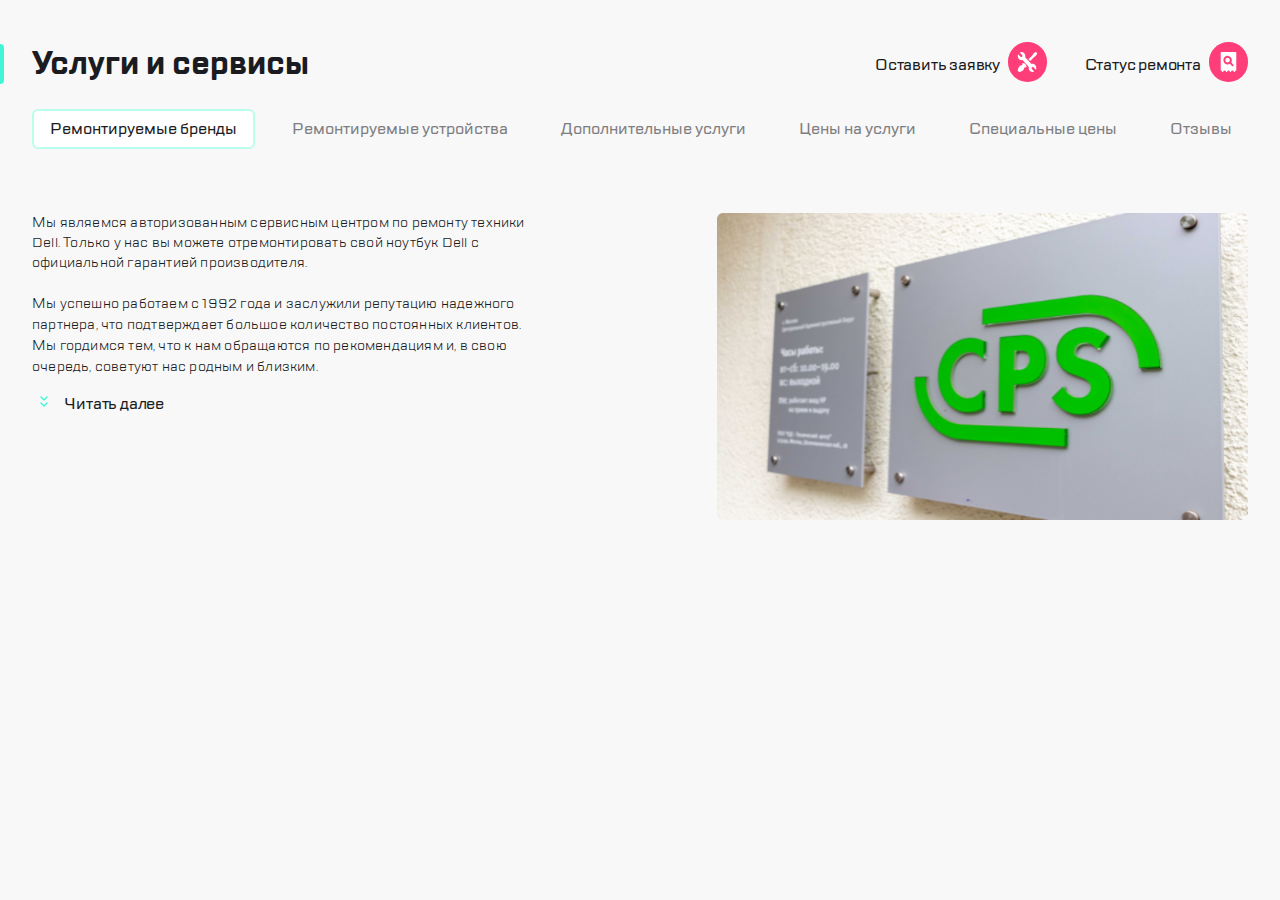
<file: index.html>
<!DOCTYPE html>
<html lang="en">
<head>
    <meta charset="UTF-8">
    <meta name="viewport" content="width=device-width, initial-scale=1.0">
    <link rel="stylesheet" href="style.css"/>
    <link rel="stylesheet" href="content/font/style-font.css"/>
    <title>Сервисный центр CPS</title>
</head>
<body>
    <header>
        <nav class="header-main">
            <div class="header-main__wrapper">
                <div class="header-main__container-left">
                    <div class="header-main__divider divider"></div>
                    <button class="header-main__header-button header-button icon ic_burger"></button>
                    <a href="#main"><img class="header-main__logo logo ic_logo" src="content/icons/ic_logo.svg" alt="SPC logotype"/></a>
                </div>
                <div class="header-main__container-right">
                        <ul class="header-main__inner-list contact-menu">
                            <li><button class="header-main__inner-list header-button icon ic_call"></button></li>
                            <li><button class="header-main__inner-list header-button icon ic_chat"></button></li>
                            <li><button class="header-main__inner-list header-button icon ic_profile"></button></li>
                        </ul>
                        <div class="header-main__divider--second divider divider--second"></div>
                        <ul class="header-main__inner-list main-menu">
                            <li><button class="header-main__inner-list-item header-button icon ic_repair"></button></li>
                            <li><button class="header-main__inner-list-item header-button icon ic_checkstatus"></button></li>
                        </ul>
                </div>
            </div>
        </nav>
    </header>

    <main>
        <div class="main" id="main">
            <div class="main-wrapper">
                <div class="main-wrapper__heading">
                    <div class="main-wrapper__heading-text">
                        <div class="divider heading-highlight"></div>
                        <h1>Услуги и сервисы</h1>
                    </div>
                    <ul class="main-wrapper__heading-list">
                        <li><button class="main-wrapper__heading-item ic_repair--text">Оставить заявку</button></li>
                        <li><button class="main-wrapper__heading-item ic_checkstatus--text">Статус ремонта</button></li>
                    </ul> 
                </div>
                <nav class="main-wrapper__slide-menu slide-menu">
                    <ul class="slide-menu__list">
                        <li><button class="slide-menu__list-item slide-menu__list-item--active">Ремонтируемые бренды</button></li>
                        <li><button class="slide-menu__list-item">Ремонтируемые устройства</button></li>
                        <li><button class="slide-menu__list-item">Дополнительные услуги</button></li>
                        <li><button class="slide-menu__list-item">Цены на услуги</button></li>
                        <li><button class="slide-menu__list-item">Специальные цены</button></li>
                        <li><button class="slide-menu__list-item">Отзывы</button></li>
                    </ul>
                </nav>
            </div>
            <div class="flex-container main-content">
                <div class="flex-container__text-wrapper">
                    <article class="flex-container__text-wrapper-article">
                        <p>Мы являемся авторизованным сервисным центром по ремонту техники Dell. Только у нас вы можете отремонтировать свой ноутбук Dell с официальной гарантией производителя.</p> 
                        <br class="breaker">
                        <p>Мы успешно работаем с 1992 года и заслужили репутацию надежного партнера, что подтверждает большое количество постоянных клиентов. Мы гордимся тем, что к нам обращаются по рекомендациям и, в свою очередь, советуют нас родным и близким.</p>
                    </article>
                    <div class="flex-container__button-wrapper"><button class="readmore">Читать далее</button></div>
                </div>
                <img class="flex-container__img" src="content/img-CPS--large.png" alt="green CPS logotype image" />
            </div>
        </div>
    </main>

</body>

</html>
</file>
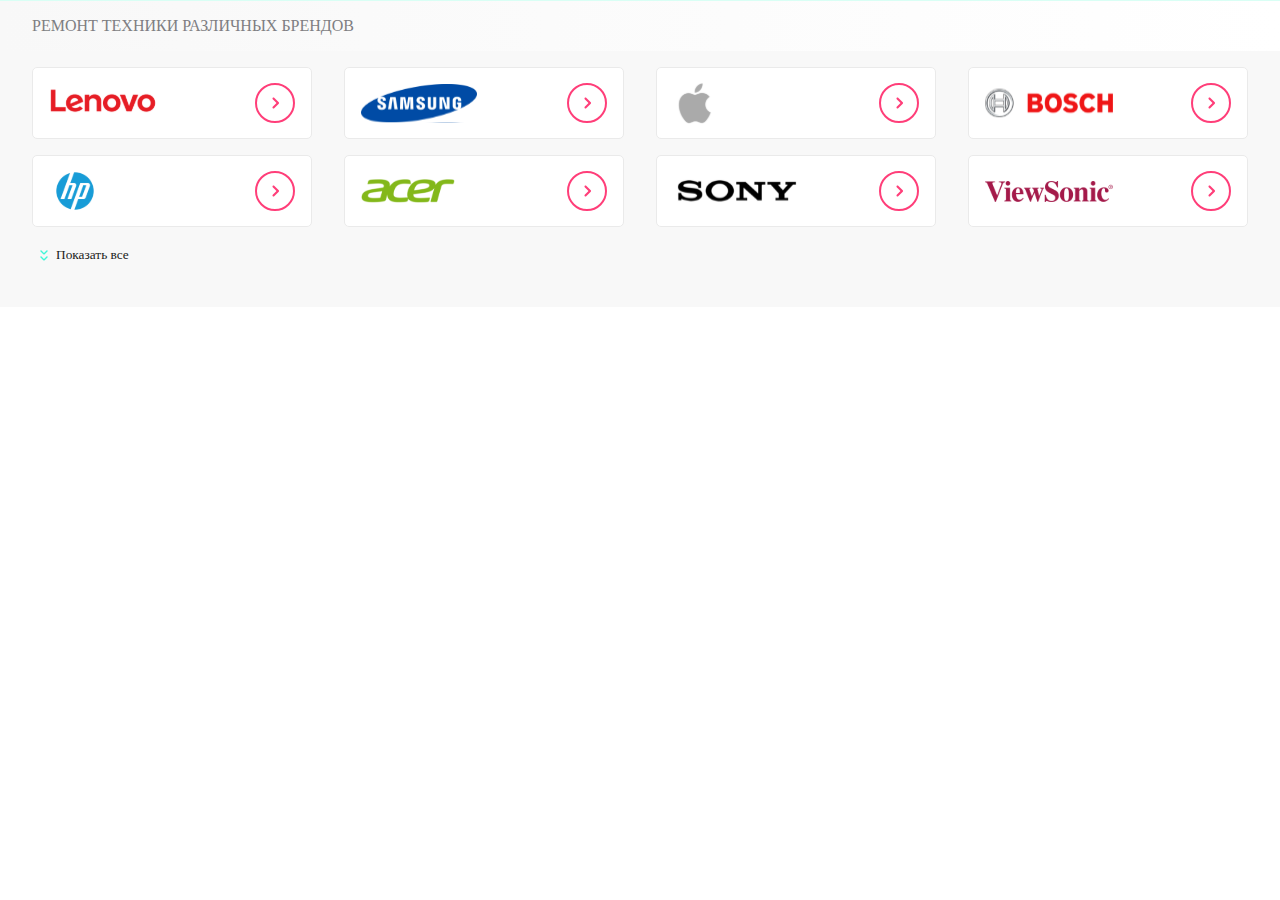
<file: BrandsBlock/index.html>
<!DOCTYPE html>
<html lang="en">
<head>
    <meta charset="UTF-8">
    <meta name="viewport" content="width=device-width, initial-scale=1.0">
    <link rel="stylesheet" href="https://cdn.jsdelivr.net/npm/swiper@11/swiper-bundle.min.css" />
    <link rel="stylesheet" href="style.css">
    <title>Brands</title>
</head>
<body>
    
    <section class="brand-block">
        <header class="brand-block__heading">
            <span>РЕМОНТ ТЕХНИКИ РАЗЛИЧНЫХ БРЕНДОВ</span>
        </header>
        <section class="brand-block__swiper">
            <div class="swiper">
                <div class="swiper-wrapper">
                    <div class="swiper-slide">
                        <div class="brand-block__grid-item">
                            <img src="content/icons/brands/lenovo.svg" alt="Lenovo" />
                            <button class="brand-block__btn--go btn btn--go"></button>
                        </div>
                    </div>
                    <div class="swiper-slide">
                        <div class="brand-block__grid-item">
                            <img src="content/icons/brands/samsung.svg" alt="Samsung" />
                            <button class="brand-block__btn--go btn btn--go"></button>
                        </div>
                    </div>
                    <div class="swiper-slide">
                        <div class="brand-block__grid-item">
                            <img src="content/icons/brands/apple.svg" alt="Apple" />
                            <button class="brand-block__btn--go btn btn--go"></button>
                        </div>
                    </div>
                    <div class="swiper-slide">
                        <div class="brand-block__grid-item">
                            <img src="content/icons/brands/bosch.svg" alt="Bosch" />
                            <button class="brand-block__btn--go btn btn--go"></button>
                        </div>
                    </div>
                    <div class="swiper-slide">
                        <div class="brand-block__grid-item">
                            <img src="content/icons/brands/hp.svg" alt="hp" />
                            <button class="brand-block__btn--go btn btn--go"></button>
                        </div>
                    </div>
                    <div class="swiper-slide">
                        <div class="brand-block__grid-item">
                            <img src="content/icons/brands/lenovo.svg" alt="Lenovo" />
                            <button class="brand-block__btn--go btn btn--go"></button>
                        </div>
                    </div>
                    <div class="swiper-slide">
                        <div class="brand-block__grid-item">
                            <img src="content/icons/brands/hp.svg" alt="hp" />
                            <button class="brand-block__btn--go btn btn--go"></button>
                        </div>
                    </div>
                    <div class="swiper-slide">
                        <div class="brand-block__grid-item">
                            <img src="content/icons/brands/acer.svg" alt="Acer" />
                            <button class="brand-block__btn--go btn btn--go"></button>
                        </div>
                    </div>
                    <div class="swiper-slide">
                        <div class="brand-block__grid-item">
                            <img src="content/icons/brands/apple.svg" alt="Apple" />
                            <button class="brand-block__btn--go btn btn--go"></button>
                        </div>
                    </div>
                </div>
                <div class="swiper-pagination">
                    <div class="brand-block__grid-item">
                        <img src="content/icons/brands/sony.svg" alt="Sony" />
                        <button class="brand-block__btn--go btn btn--go"></button>
                    </div>
                </div>
            </div>
        </section>
        <main class="brand-block__main">
            <div class="brand-block__grid-box">
                <a href="" class="brand-block__grid-item">
                    <img src="content/icons/brands/lenovo.svg" alt="Lenovo" />
                    <button class="brand-block__btn--go btn btn--go"></button>
                </a>
                <a href="" class="brand-block__grid-item">
                    <img src="content/icons/brands/samsung.svg" alt="Samsung" />
                    <button class="brand-block__btn--go btn btn--go"></button>
                </a>
                <a href="" class="brand-block__grid-item">
                    <img src="content/icons/brands/apple.svg" alt="Apple" />
                    <button class="brand-block__btn--go btn btn--go"></button>
                </a>
                <a href="" class="brand-block__grid-item">
                    <img src="content/icons/brands/bosch.svg" alt="Bosch" />
                    <button class="brand-block__btn--go btn btn--go"></button>
                </a>
                <a href="" class="brand-block__grid-item">
                    <img src="content/icons/brands/hp.svg" alt="hp" />
                    <button class="brand-block__btn--go btn btn--go"></button>
                </a>
                <a href="" class="brand-block__grid-item">
                    <img src="content/icons/brands/acer.svg" alt="Acer" />
                    <button class="brand-block__btn--go btn btn--go"></button>
                </a>
                <a href="" class="brand-block__grid-item">
                    <img src="content/icons/brands/sony.svg" alt="Sony" />
                    <button class="brand-block__btn--go btn btn--go"></button>
                </a>
                <a href="" class="brand-block__grid-item">
                    <img src="content/icons/brands/viewSonic.svg" alt="ViewSonic" />
                    <button class="brand-block__btn--go btn btn--go"></button>
                </a>
                <a href="" class="brand-block__grid-item">
                    <img src="content/icons/brands/acer.svg" alt="Acer" />
                    <button class="brand-block__btn--go btn btn--go"></button>
                </a>
                <a href="" class="brand-block__grid-item">
                    <img src="content/icons/brands/apple.svg" alt="Apple" />
                    <button class="brand-block__btn--go btn btn--go"></button>
                </a>
                <a href="" class="brand-block__grid-item">
                    <img src="content/icons/brands/sony.svg" alt="Sony" />
                    <button class="brand-block__btn--go btn btn--go"></button>
                </a>
            </div>
            <button onclick="expander()" class="brand-block__btn--expand btn btn--expand">
                <img class="btn--expand-img" src="content/icons/ic_expand.svg" alt="">
                <span class="brand-block__btn--expand-text">Показать все</span>
            </button>
        </main>
    </section>

    <!-- script -->
    <script src="https://cdn.jsdelivr.net/npm/swiper@11/swiper-bundle.min.js"></script>
    <script src="script.js"></script>
    <!-- script -->

</body>
</html>
</file>
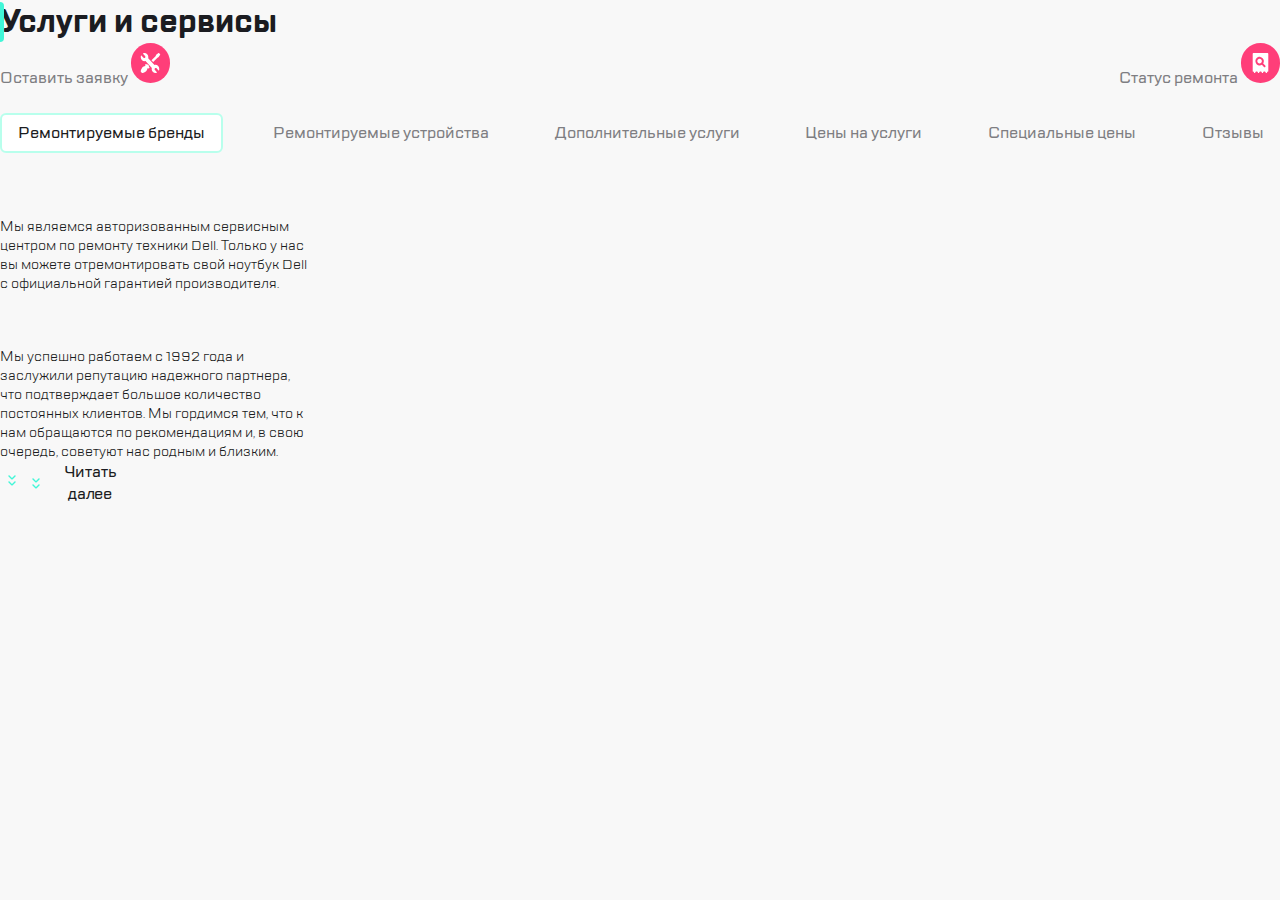
<file: cps.html>
<!DOCTYPE html>
<html lang="en">
<head>
    <meta charset="UTF-8">
    <meta name="viewport" content="width=device-width, initial-scale=1.0">
    <link rel="stylesheet" href="style.css"/>
    <link rel="stylesheet" href="content/font/style-font.css"/>
    <title>Сервисный центр CPS</title>
</head>
<body>
    <header>
        <nav>
            <div class="header-main__wrapper">
            <div class="header-main__container-left">
                <div class="divider"></div>
                <button class="header-button"><img class="burger" src="content/icons/ic_burger.svg" alt="Menu" /></button>
                <div class="_logo">
                    <a class="header-main__logo" href="">
                    <img class="cps" src="content/icons/ic_logo.svg" alt="CPS logotype" /></a>
                </div>
            </div>
            <div class="header-main__container-right">
                    <!-- BEFORE! NOT THIS TRASH -->
                    <ul class="header-main__inner-list contact-menu">
                        <button class="header-button"><img src="content/icons/ic_call.svg" alt="call"></button>
                        <button class="header-button"><img src="content/icons/ic_chat.svg" alt="chat"></button>
                        <button class="header-button"><img src="content/icons/ic_profile.svg" alt="profile"></button>
                    </ul>
                    <div class="divider divider-second" hidden></div>
                    <ul class="header-main__inner-list main-menu">
                        <button class="header-button"><img src="content/icons/ic_repair.svg" alt="Support" /></button>
                        <button class="header-button"><img src="content/icons/ic_checkstatus.svg" alt="Check device status" /></button>
                    </ul>
            </div>
            </div>
        </nav>
    </header>


    <main>
        <div class="main-wrapper">
            <div class="__main-wrapper">
                <div class="__main-wrapper__heading">
                    <div class="main-wrapper__heading">
                        <div class="divider heading-highlight"></div>
                        <h1>Услуги и сервисы</h1>
                    </div>
                    <ul class="__main-wrapper__heading-list">
                        <button class="__main-wrapper__heading-item">Оставить заявку <img src="content/icons/ic_repair.svg" alt="Support" /></button>
                        <button class="__main-wrapper__heading-item">Статус ремонта <img src="content/icons/ic_checkstatus.svg" alt="Check device status" /></button>
                    </ul>
                </div>
                <nav class="slide-menu">
                    <ul class="slide-menu__list">
                        <button class="slide-menu__list-item slide-menu__list-item--active">Ремонтируемые бренды</button>
                        <button class="slide-menu__list-item">Ремонтируемые устройства</button>
                        <button class="slide-menu__list-item">Дополнительные услуги</button>
                        <button class="slide-menu__list-item">Цены на услуги</button>
                        <button class="slide-menu__list-item">Специальные цены</button>
                        <button class="slide-menu__list-item">Отзывы</button>
                    </ul>
                </nav>
            </div>
            <div class="flex-container main-content">
                <div class="flex-container__text-wrapper--article">
                    <article class="flex-container__text-wrapper">
                        <p>Мы являемся авторизованным сервисным центром по ремонту техники Dell. Только у нас вы можете отремонтировать свой ноутбук Dell с официальной гарантией производителя<br class="strange-br--768">.</p> 
                        <br>
                        <p>Мы успешно работаем с 1992 года и заслужили репутацию надежного партнера, что подтверждает большое количество постоянных клиентов. Мы гордимся тем, что к нам обращаются по рекомендациям и, в свою очередь, советуют нас родным и близким.</p>
                    </article>
                    <div class="flex-container__button-wrapper"><button class="readmore"><img src="content/icons/ic_expand.svg" alt="Read more">Читать далее</button></div>
                </div>
                <div class="flex-container__img-box"></div>
            </div>
        </div>
    </main>

</body>

</html>
</file>
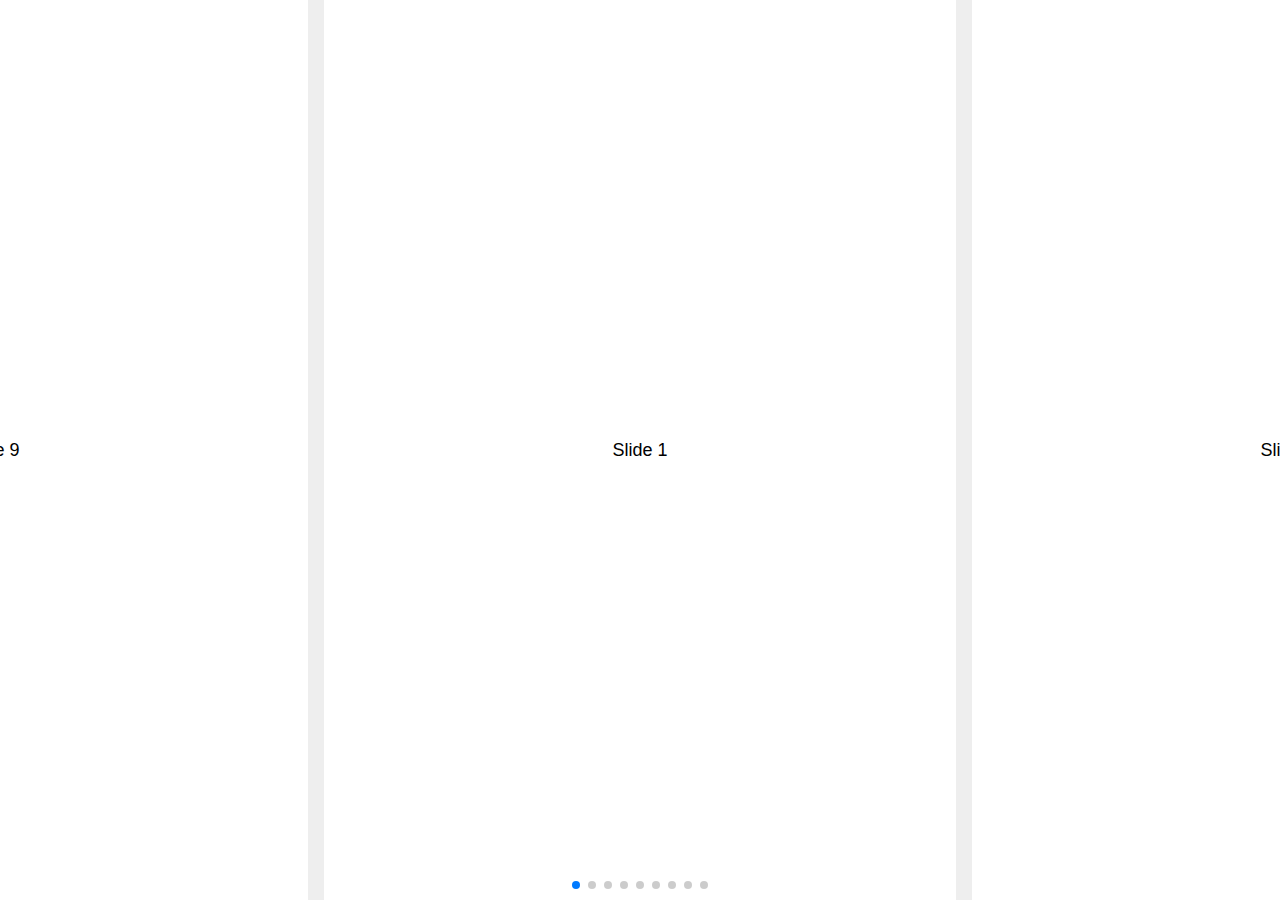
<file: BrandsBlock/swiper.html>
<!DOCTYPE html>
<html lang="en">

<head>
  <meta charset="utf-8" />
  <title>Swiper demo</title>
  <meta name="viewport" content="width=device-width, initial-scale=1, minimum-scale=1, maximum-scale=1" />
  <!-- Link Swiper's CSS -->
  <link rel="stylesheet" href="https://cdn.jsdelivr.net/npm/swiper@11/swiper-bundle.min.css" />

  <!-- Demo styles -->
  <style>
    html,
    body {
      position: relative;
      height: 100%;
    }

    body {
      background: #eee;
      font-family: Helvetica Neue, Helvetica, Arial, sans-serif;
      font-size: 14px;
      color: #000;
      margin: 0;
      padding: 0;
    }

    .swiper {
      width: 100%;
      height: 100%;
    }

    .swiper-slide {
      text-align: center;
      font-size: 18px;
      background: #fff;
      display: flex;
      justify-content: center;
      align-items: center;
    }

    .swiper-slide img {
      display: block;
      width: 100%;
      height: 100%;
      object-fit: cover;
    }
  </style>
</head>

<body>
  <!-- Swiper -->
  <div class="swiper mySwiper">
    <div class="swiper-wrapper">
      <div class="swiper-slide">Slide 1</div>
      <div class="swiper-slide">Slide 2</div>
      <div class="swiper-slide">Slide 3</div>
      <div class="swiper-slide">Slide 4</div>
      <div class="swiper-slide">Slide 5</div>
      <div class="swiper-slide">Slide 6</div>
      <div class="swiper-slide">Slide 7</div>
      <div class="swiper-slide">Slide 8</div>
      <div class="swiper-slide">Slide 9</div>
    </div>
    <div class="swiper-pagination"></div>
  </div>

  <!-- Swiper JS -->
  <script src="https://cdn.jsdelivr.net/npm/swiper@11/swiper-bundle.min.js"></script>
  <script src="script.js"></script>
  <!-- Initialize Swiper -->
  <script>
    
  </script>
</body>

</html>
</file>
<file: style.css>
html {
    box-sizing: border-box;
  }
  *, *:before, *:after {
    box-sizing: inherit;
    margin: 0;
    padding: 0;
  }

@import "content/font/style-font.css";

:root {
    --main-clr: #fff;
    --background-color: #F8F8F8;
    --divider-grey: #EAEAEA;
    --highlight-cyan: #41F6D7;
    --shadow-cyan: #D9FFF5;
    --button-active-cyan: #B8FFEC;
    --font-grey: #7E7E82;
    --font-black: #1B1C21;
    /* bruh */
    --page-padding-320: 0 calc(0.732em + 1.34%);
    --page-padding-768: 0 calc(0.732em + 1.6%);
}

/* icons */

.ic_burger{background-image: url("content/icons/ic_burger.svg");}
.ic_call{background-image: url("content/icons/ic_call.svg");}
.ic_chat{background-image: url("content/icons/ic_chat.svg");}
.ic_checkstatus{background-image: url("content/icons/ic_checkstatus.svg");}
.ic_expand{background-image: url("content/icons/ic_expand.svg");}
.ic_profile{background-image: url("content/icons/ic_profile.svg");}
.ic_repair{background-image: url("content/icons/ic_repair.svg");}

.icon {
    width: 40px;
    height: 40px;
    background-repeat: no-repeat;
    background-position: center;
}

.ic_repair--text::after {
    content: url("content/icons/ic_repair.svg");
    display: flex;
    align-self: center;
}
.ic_checkstatus--text::after {
    content: url("content/icons/ic_checkstatus.svg");
    display: flex;
    align-self: center;    
}

.readmore::before {
    content: url("content/icons/ic_expand.svg");
    display: flex;
    align-self: center; 
}
/* icons end */

body {
    background-color: var(--background-color);
}

/* main hidden */
.main-wrapper__heading-list{display: none;}
/* main hidden */

/* HEADER--> */
    header{
        width: 100%;
        height: 88px;
        background-color: var(--main-clr);
        box-shadow: 0 1px var(--shadow-cyan);
    }

    button {
        padding: 0;
        background: none;
        border: none;
        outline: none;
        box-shadow: none;
    }

    /* some interactivity */
    header button:hover {
        opacity: 90%;
        transform: scale(0.98, 0.98);
    }
    header button:active {
        opacity: 80%;
        transform: scale(0.9, 0.9);
    }
    /* some interactivity end, not much(*/

    .header-main__wrapper {
        padding: var(--page-padding-320);
        display: flex;
        height: 88px;
        justify-content: space-between;
    }

    /* Left Twix */

    .header-main__container-left {
        display: flex;
        justify-content: space-between;
        align-items: center;
        width: 10.75em;
    }
    .logo{order: 2;}

    /* Right Twix */

    .header-main__container-right {
        display: flex;
        justify-content: space-between;
        align-items: center;
    }

    /* un list selector */
    ul {
        list-style-type: none;
        display: flex;
        justify-content: space-between;
    }
    /* un list selector */

    .main-menu {
        width: 6em
    }

    /* 768 menu */
    .contact-menu {
        display: none;
        width: 9em
    }

    /* Divider and order*/
    .divider {
        height: 32px;
        border-left: 2px solid var(--divider-grey);
        border-radius: 10px;
    }
    .header-main__container-left .divider {order: 3;}
/* <--HEADER */


/* MAIN--> */

    /* Fontomas */
    main * {font-family: "TT Lakes";}
    h1 {font-weight: bold; color: var(--font-black);}
    main button {font-weight: 500; font-size: 16px; color: var(--font-black)}
    ul button {color: var(--font-grey)}
    p {font-size: 14px; color: var(--font-black);}
    /* Fontomas ends */

    .main{
        display: flex;
        flex-direction: column;
        padding: var(--page-padding-320);
        padding-top: 1.5em;
    }

    /* HEADING--> */
    .main-wrapper__heading-text {display: flex;}

    

    .heading-highlight {
        position: absolute;
        align-self: center;
        left: -4px;
        height: 40px;
        border-left: 8px solid var(--highlight-cyan);
    }
    /* <--HEADING */
    
    /* BUTTONS--> */
        .slide-menu{margin: 1.5em 0em;}

        /* scrollbar hidden{ */
        .slide-menu__list {
            height: 2.5em;
            margin-right: -1em;
            overflow: scroll;
            scrollbar-width: none;
            -ms-overflow-width: none;
        }
        .slide-menu__list::-webkit-scrollbar{display: none;}
        /* }scrollbar hidden */

        .slide-menu__list > li{display: flex;}

        .slide-menu__list::after {
            content: '';
            position: absolute;
            right: 0;
            width: 1.5em;
            height: 2.5em;
            background: linear-gradient(to right, rgba(0,0,0,0),var(--background-color));
        }

        .slide-menu__list-item{
            white-space: pre;
            padding: 0 1em;
            max-height: 2.5rem;
        }
        
        .slide-menu__list-item:hover {color: var(--font-black);}
        
        .slide-menu__list-item--active{
            color: var(--font-black);
            border:2px solid var(--button-active-cyan);
            border-radius: 6px;
            background: var(--main-clr);
        }

    /* <--BUTTONS */

    /* CONTENT--> */
        .flex-container, .flex-container__text-wrapper {
            height: 20.125em;
            display: flex;
            flex-direction: column;
            justify-content: space-between;
        }
        
        /* text content */
        .flex-container__text-wrapper-article {
            height: auto;
            letter-spacing: 0.2px;
            overflow: hidden;
        }

        .flex-container__text-wrapper {
            height: auto;
            max-height: 8.125em;
        }

        /* hidden */
        .strange-br--768{display: none;}
        article > p:last-child{display: none;}

        /* readme */
        .flex-container__button-wrapper button{
            display: flex;
            width: 8.25em;
            justify-content: space-between;
            align-items: center;
            letter-spacing: -0.2px;
        }
        
        .flex-container {
            gap: 1em;
            min-height: 20.125em;
            height: auto;
        }

        /* img */
        .flex-container__img {
            align-self: center;
            width: 100svw;
            min-height: 176px;
        }


    /* <--CONTENT */

    .divider--second{display: none;}

/* <--MAIN */

@media (min-width: 768px) {

    .header-main__container-left .divider {order: 1;}

    /* HEADER--> */
    .header-main__wrapper {padding: var(--page-padding-768)}
    .header-main__container-right {width: 17.75em;}

    .divider {order: 2}
    .divider--second {
        display: block;
        position: absolute;
        right: calc(7.26em + 1.6%);
    }
    .contact-menu {display: flex;}
    /* <--HEADER */

    /* button */
        .slide-menu__list{margin-right: calc(-0.732em - 1.6%);}
    /* button */

    /* MAIN */

    /* padding */
    .main{padding: var(--page-padding-768); padding-top: 1.5em;}
    /* padding end */
    
    .flex-container{
        height: 13em;
        flex-direction: row;
    }

    /* text */
    .flex-container__text-wrapper--article{
        height: auto; 
        width: 19.5em;
    }

    .flex-container__text-wrapper-article {
        line-height: 20px;
        line-break: auto;
        height: 10em; 
        overflow-y: hidden;
        letter-spacing: 0.2px;
    }

    /* hidden >> reveal */
    .strange-br--768{display: unset;}
    article > p:last-child{display: unset;}

    /* text end */

    /* img 768 */
    
    .flex-container__img{
        align-self: unset;
        border-radius: 6px;
        margin: 0;
        height: inherit; 
        /* width: auto; */
        min-width: 353px;
    }

    /* MAIN */

}


@media (min-width: 1120px) {

    .main {padding: 0 2em; padding-top: 2.625em;}
    header {display: none;}

    /* MAIN */

    /* hidden >> reveal */
    .main-wrapper__heading-list{display: unset;}
    /* hidden >> reveal */
    .slide-menu__list::after{display: none;}
    .strange-br--768{display: none;}


    /* heading */

    .main-wrapper__heading{
        display: flex;
        justify-content: space-between;
    }

    .main-wrapper__heading-list {
        display: flex;
        justify-content: space-between;
        width: 373px;
        height: 2.5em;
    }
    
    .main-wrapper__heading-item {
        display: flex;
        justify-content: space-between;
        align-items: center;
        flex-grow: 0.2;
        color: var(--font-black);
        font-weight: 500;
        font-size: 16px;
        letter-spacing: -0.2px;
        gap: 0.5em;
    }
    
    
    /* buttons */
    .slide-menu__list {
        margin: 0;
        height: 5em;
        flex-wrap: wrap;
    }
    
    /* content */

    .flex-container__text-wrapper {
        justify-content: unset;
        gap: 1em;
        max-height: min-content;
    }

    .flex-container__text-wrapper-article {
        max-height: unset;
        overflow: unset;
        width: 32em;
        height: 10em;
    }

    /* img */
    .flex-container__img{
        width: 531.35px;
        height: 307px;
    }
}
</file>
<file: content/font/style-font.css>
@font-face {
    font-family: 'TT Lakes';
    src: url('TTLakes-Bold.eot');
    src: local('TT Lakes Bold'), local('TTLakes-Bold'),
        url('TTLakes-Bold.eot?#iefix') format('embedded-opentype'),
        url('TTLakes-Bold.woff') format('woff'),
        url('TTLakes-Bold.ttf') format('truetype');
    font-weight: bold;
    font-style: normal;
}

@font-face {
    font-family: 'TT Lakes';
    src: url('TTLakes-Regular.eot');
    src: local('TT Lakes Regular'), local('TTLakes-Regular'),
        url('TTLakes-Regular.eot?#iefix') format('embedded-opentype'),
        url('TTLakes-Regular.woff') format('woff'),
        url('TTLakes-Regular.ttf') format('truetype');
    font-weight: normal;
    font-style: normal;
}

@font-face {
    font-family: 'TT Lakes';
    src: url('TTLakes-Medium.eot');
    src: local('TT Lakes Medium'), local('TTLakes-Medium'),
        url('TTLakes-Medium.eot?#iefix') format('embedded-opentype'),
        url('TTLakes-Medium.woff') format('woff'),
        url('TTLakes-Medium.ttf') format('truetype');
    font-weight: 500;
    font-style: normal;
}
</file>
<file: BrandsBlock/style.css>
html {
    box-sizing: border-box;
  }
  *, *:before, *:after {
    box-sizing: inherit;
    margin: 0;
    padding: 0;
  }

  button {
    padding: 0;
    background: none;
    border: none;
    outline: none;
    box-shadow: none;
  }
  ul {list-style-type: none}
  a {text-decoration: none}

@import "content/font/style-font.css";

:root {
  --b-blue: 2px solid dodgerblue;
  --b-pink: 2px solid pink;
  --b-yellow: 2px solid yellow;
  --b-red: 2px solid red;

  --font-black: #1B1C21;
  --font-grey: #7E7E82;

  --b-highlight-cean: #41F6D7;
  --b-grey: #EAEAEA;
  
  --main-clr: #fff;
  --background-color: #F8F8F8;
  --shadow-cyan: #D9FFF5;

  --wdth-small: 1rem;
  --wdth-big: 2rem;
  --space: max(var(--wdth-small),min(3.125%,var(--wdth-big)))
}

 /* Fontomas *refactor later* */
* {font-family: "TT Lakes";}
a {font-weight: 500;}
.wrapper__footer-contacts-mail {font-weight: 500;}
.wrapper__footer-contacts-number {font-weight: bold; font-size: 1.5rem;}
.wrapper__footer-lang {word-spacing: 0.3rem;}
.wrapper__footer-lang > * {font-weight: 500; font-size: 1rem;}
 /* Fontomas ends */


/* font color */
* {color: var(--font-black)}

/* ICONS */
.btn {
  width: 40px;
  height: 40px;
  background-repeat: no-repeat;
  background-position: center;
}

.btn--go{background-image: url('content/icons/ic_go.svg');}
/* ICONS */

/* BLOCK */
.brand-block{
  display: flex; 
  flex-direction: column;
  /* space */
  gap: 1rem;
  padding-inline: var(--space);
  padding-bottom: 2.5rem;
  /* style */
  border-top: 1px solid var(--shadow-cyan);

  background-color: var(--background-color);
}

/* HEADING */
.brand-block__heading{
  padding-block: 1rem;
  padding-inline: var(--space);
  margin-inline: calc(var(--space) * -1);

  /* style */
  background: linear-gradient(90deg ,var(--background-color), var(--main-clr));
}
  /* Text */
  .brand-block__heading span {color: var(--font-grey);}

/* MAIN */
.brand-block__main {
  display: flex;
  flex-direction: column;
  gap: 1rem;
}

/* GRID layout */
.brand-block__grid-box {
  display: grid;
  grid-template-columns: repeat(auto-fit, minmax(14rem, auto));
  /* size *change* */
  height: 10rem;
  /* space */
  column-gap: var(--space);
  row-gap: 1rem;
  /* visibility */
  overflow: hidden;
  /* transition */
  transition: height 600ms ;
}



/* GRID items */
 .brand-block__grid-item {
  /* positioning */
  display: flex;
  justify-content: space-between;
  align-items: center;
  /* space */
  gap: 1rem; 
  padding-inline: 1rem;
  /* size */
  width: inherit;
  height: 4.5rem;
  /* style */
  background-color: var(--main-clr);

  border: 1px solid var(--b-grey);
  border-radius: 5px;
}

/* BUTTONs (expand reusable) */
.btn--expand{
  align-self: flex-start;
  display: flex;
  align-items: center;
  width: auto;
  height: auto;
  font-weight: 500;
  cursor: pointer;
}
.btn--expand-img {
  transform: rotate(0deg);
  transition:transform 0.7s;
}

@media (min-width: 1568px) {
  .btn--expand {display: none}  
}

/* SWIPER POOPER */
.brand-block__swiper{
  margin-inline: calc(var(--space) * -1);
  display: none; 
}
@media (max-width: 765px) {
  .brand-block__main{
    display: none;
  }
  .brand-block__grid-item{
    width: auto;
  }

:root {
--swiper-theme-color: #B5B6BC;
--l-grdnt--main-clr: linear-gradient(90deg, rgb(0 0 0 / 0), var(--main-clr));
}

.swiper-pagination { 
  position: relative;
  translate: 0 1.5rem;
  padding-bottom: 1.5rem;
  scale: 1.5 1.5;
}
.brand-block__swiper{
  display: initial;
}
}
</file>
